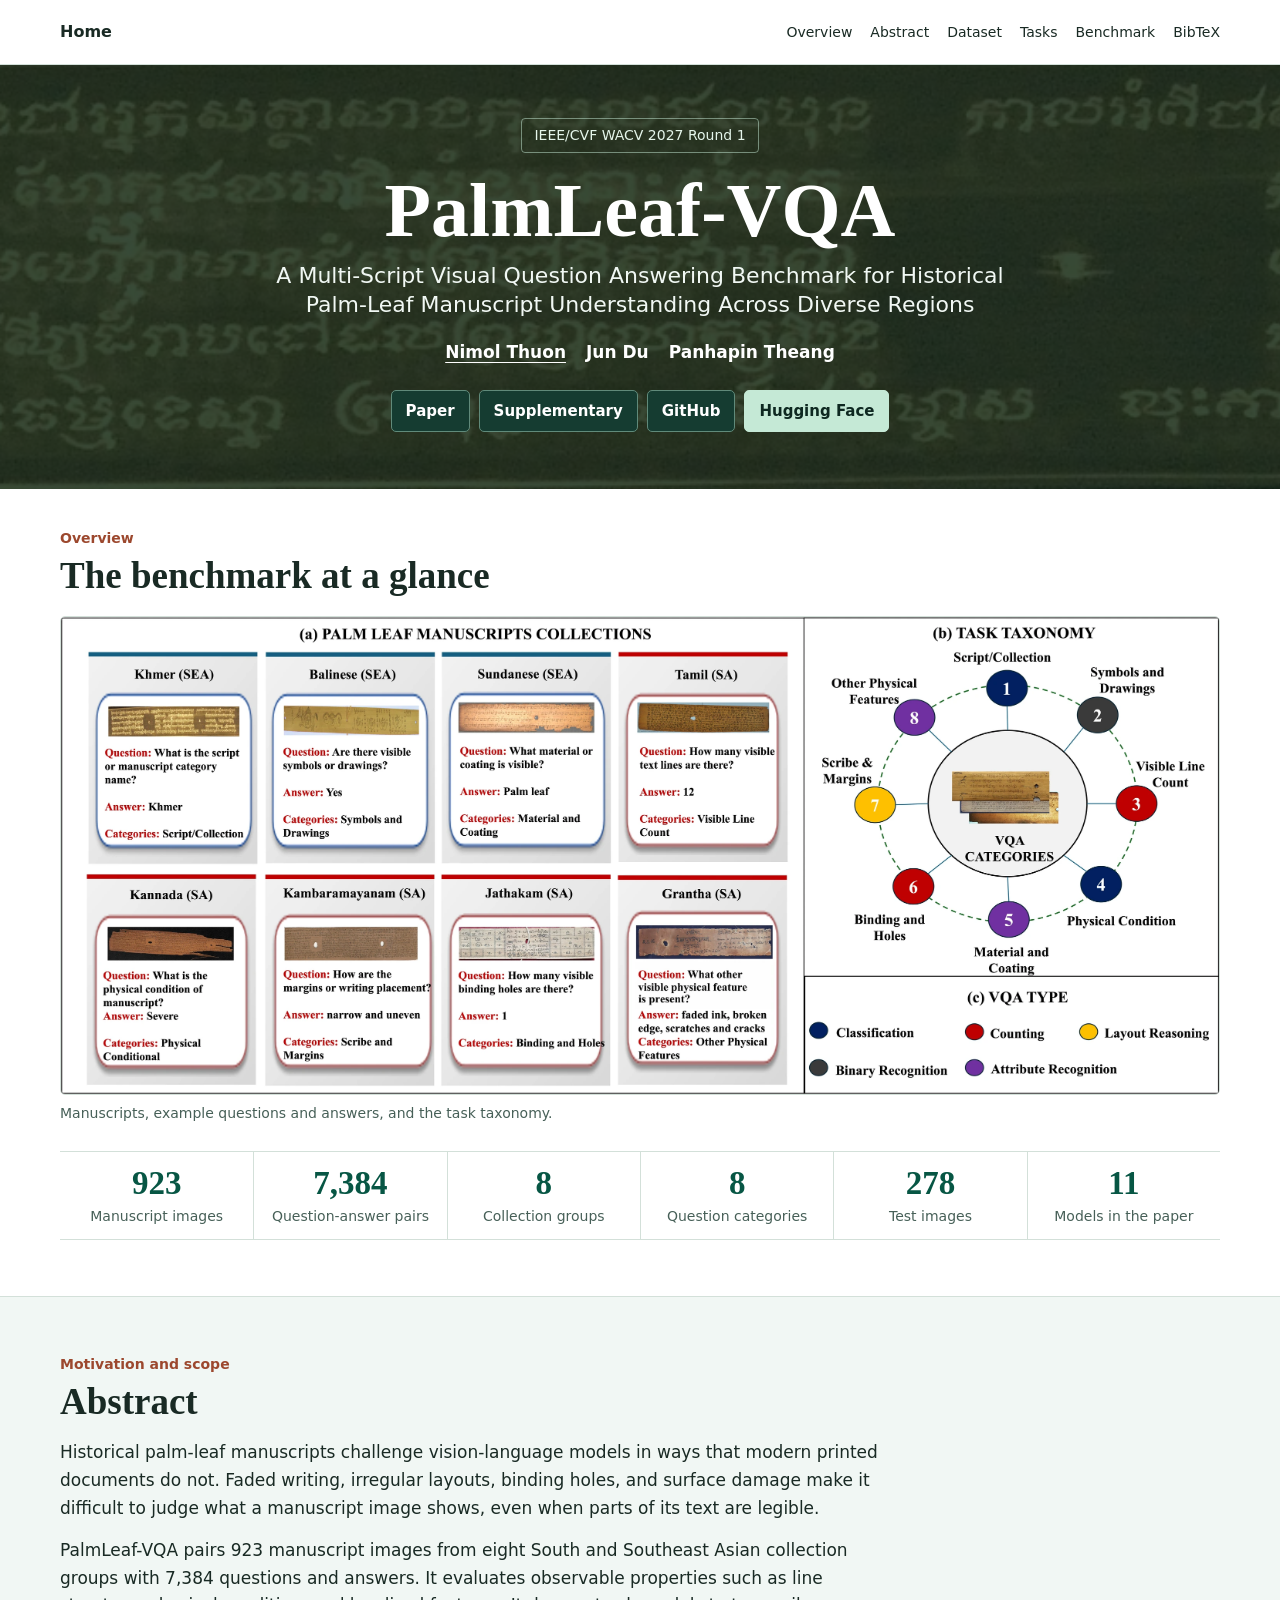
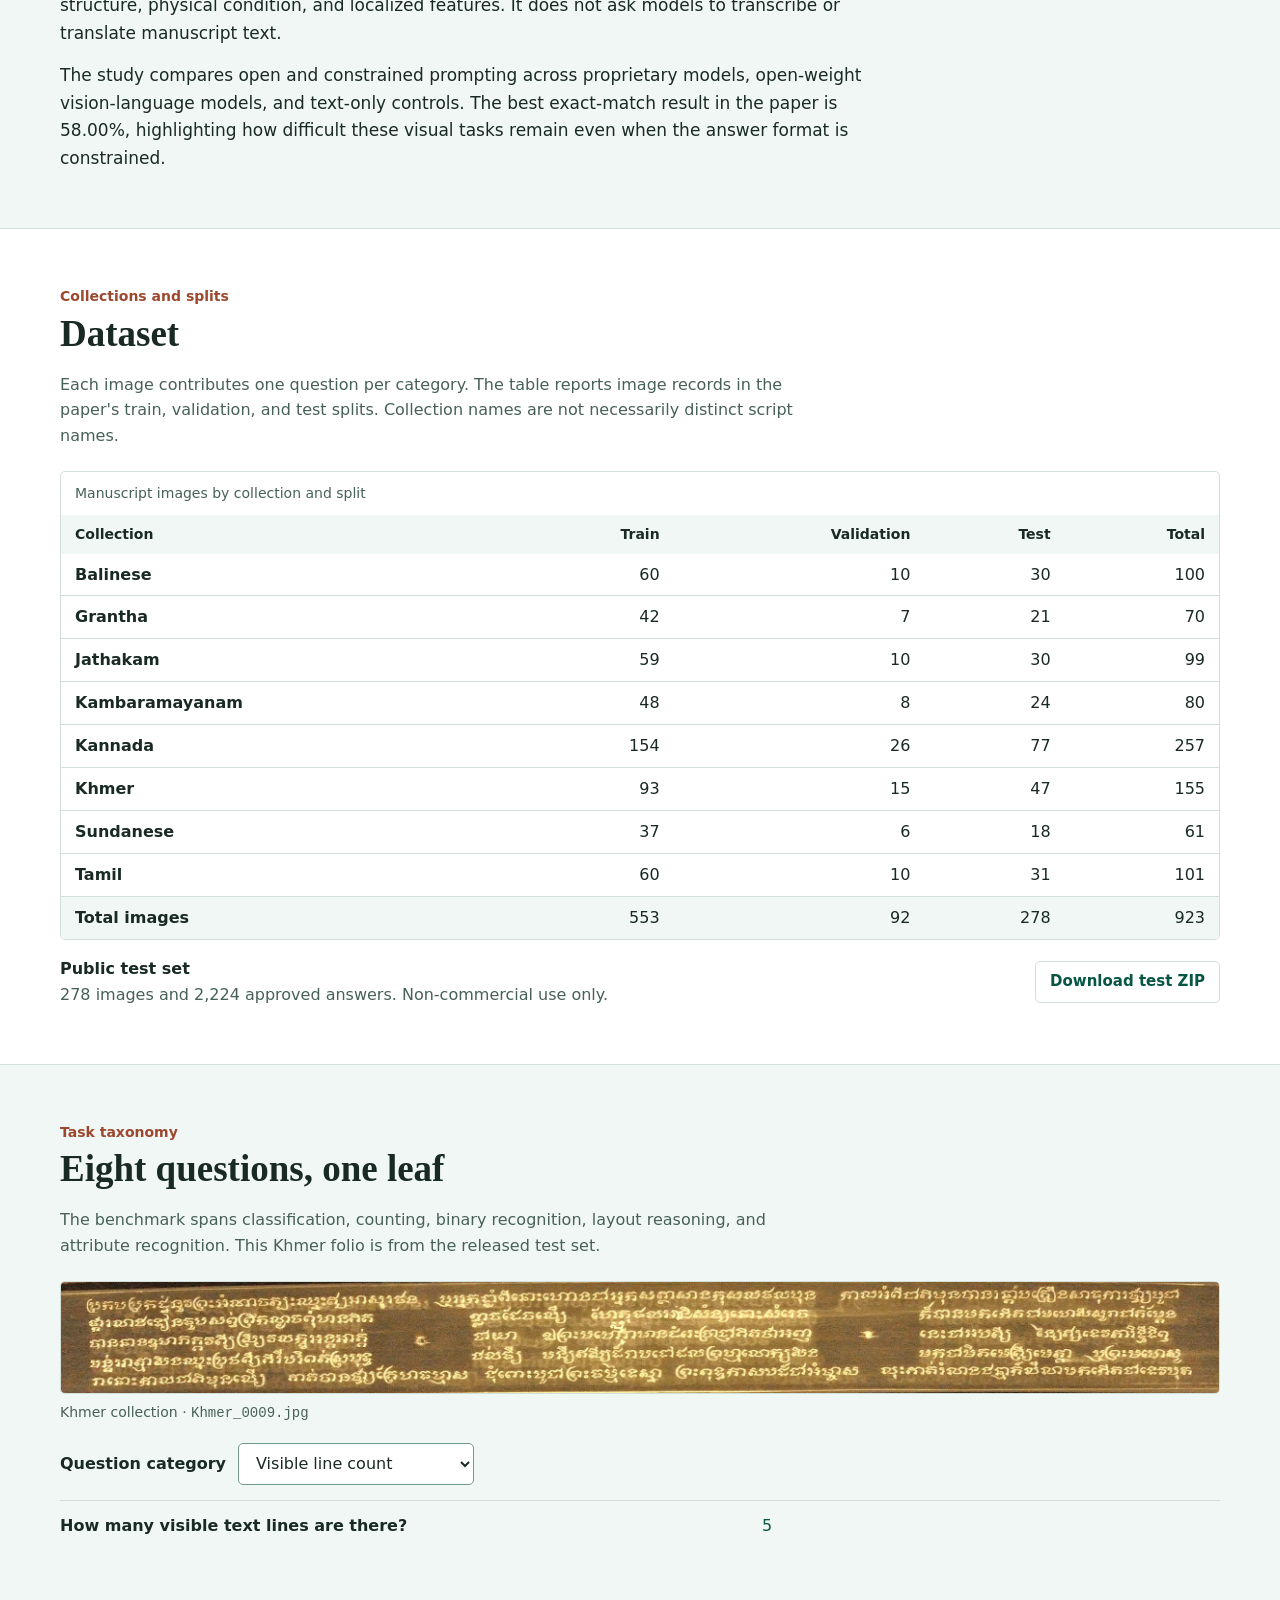
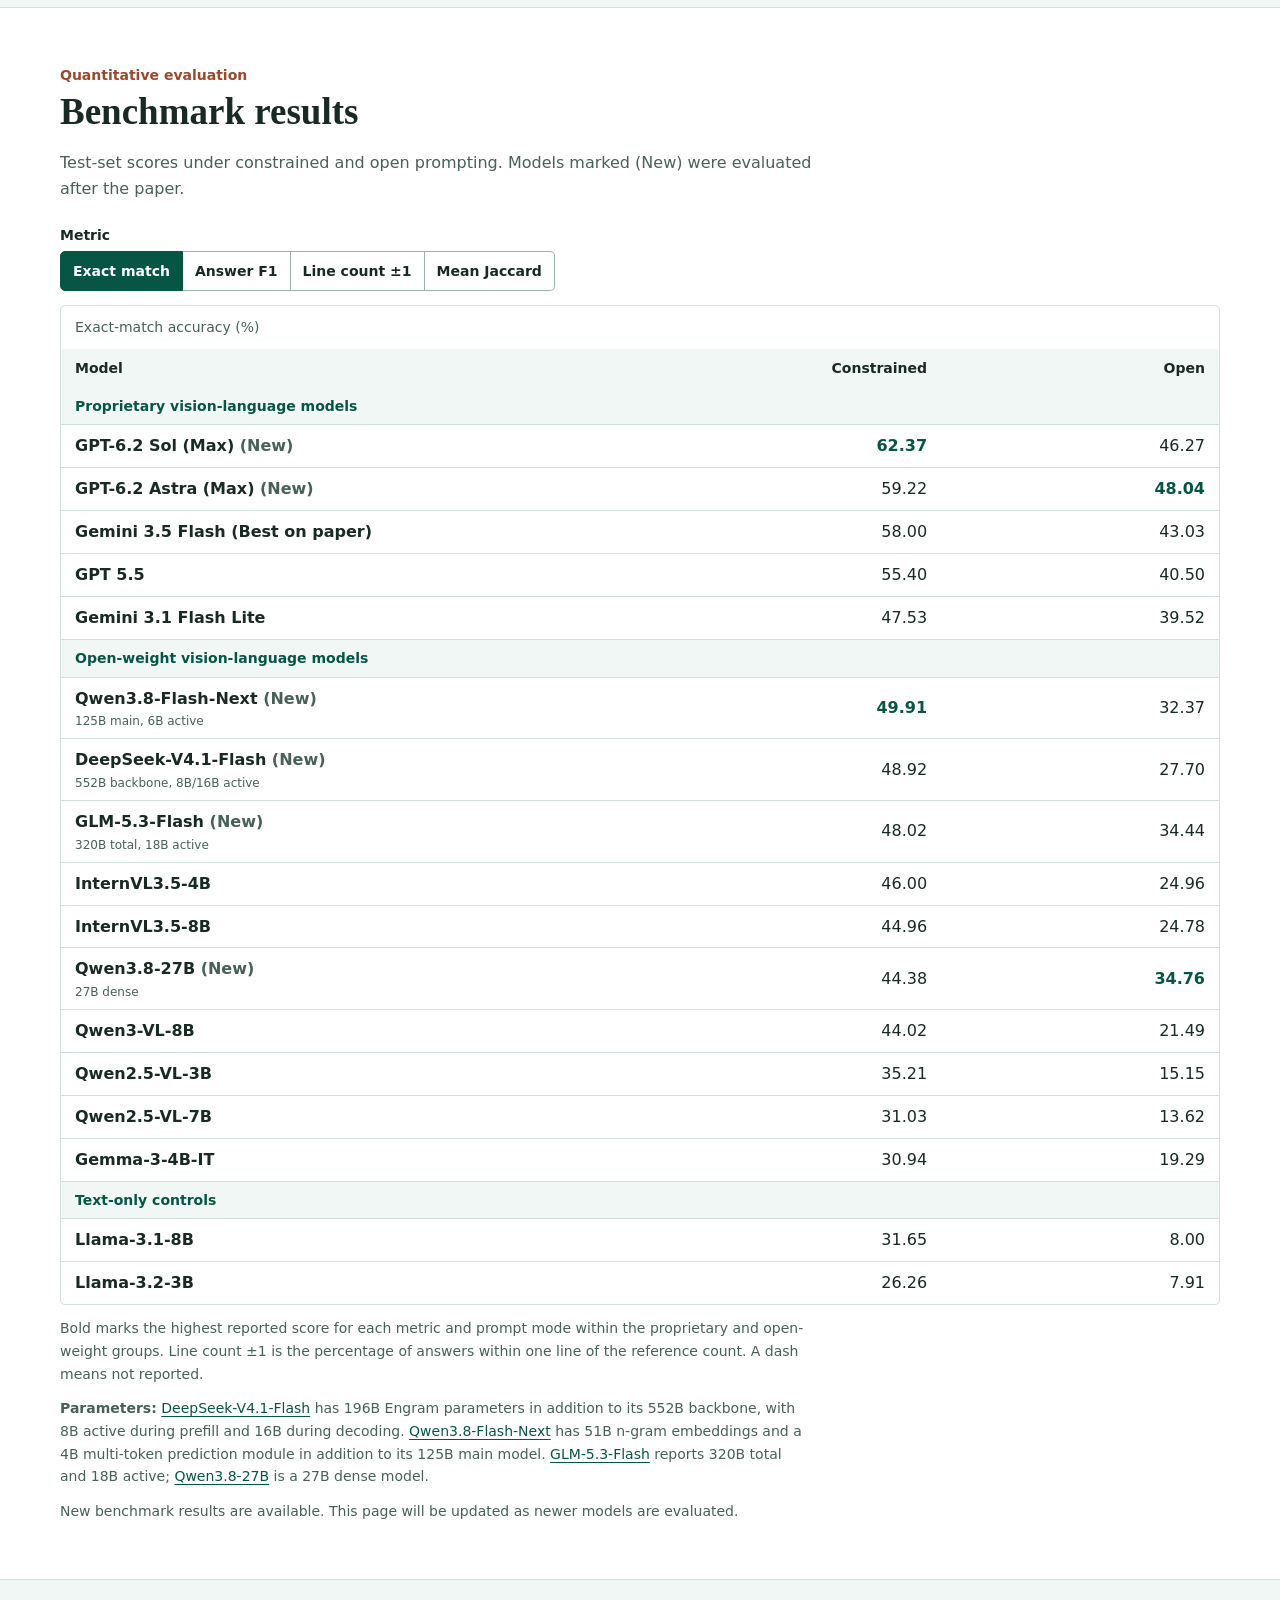
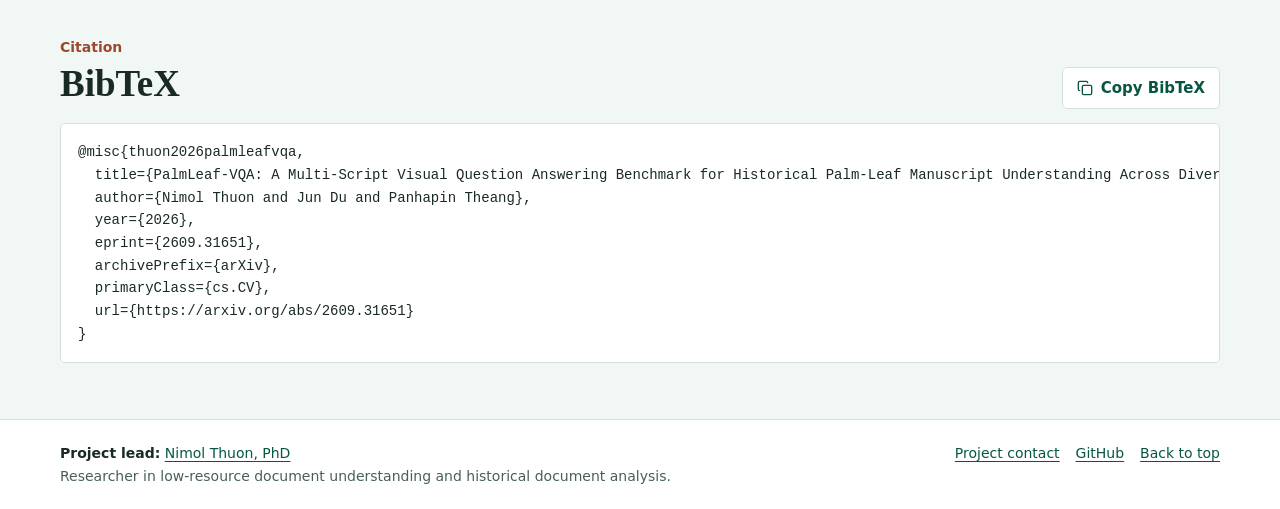
<file: palmleaf-vqa/index.html>
<!doctype html>
<html lang="en">
<head>
  <meta charset="utf-8">
  <meta name="viewport" content="width=device-width, initial-scale=1">
  <title>PalmLeaf-VQA | WACV 2027</title>
  <meta name="description" content="PalmLeaf-VQA is a benchmark for visual question answering on historical palm-leaf manuscripts. Explore the paper, examples, results, and public test set.">
  <link rel="canonical" href="https://back-kh.github.io/palmleaf-vqa/">
  <meta property="og:title" content="PalmLeaf-VQA | WACV 2027">
  <meta property="og:description" content="A multi-script visual question answering benchmark for historical palm-leaf manuscripts.">
  <meta property="og:image" content="https://back-kh.github.io/palmleaf-vqa/overview.webp">
  <meta property="og:url" content="https://back-kh.github.io/palmleaf-vqa/">
  <link rel="icon" href="../favicon.svg" type="image/svg+xml">
  <link rel="stylesheet" href="style.css?v=20261124-2">
  <script src="page.js?v=20261124-2" defer></script>
</head>
<body>
  <a href="#main" class="skip">Skip to content</a>
  <header class="site-header">
    <div class="wrap topbar">
      <a class="brand" href="./">Home</a>
      <nav aria-label="On this page">
        <a href="#overview">Overview</a>
        <a href="#abstract">Abstract</a>
        <a href="#dataset">Dataset</a>
        <a href="#tasks">Tasks</a>
        <a href="#benchmark">Benchmark</a>
        <a href="#bibtex">BibTeX</a>
      </nav>
    </div>
  </header>

  <main id="main">
    <section class="hero" id="overview" aria-labelledby="title">
      <img class="hero-photo" src="khmer-0009.webp" width="2400" height="231" alt="" fetchpriority="high">
      <div class="wrap hero-content">
        <p class="venue">IEEE/CVF WACV 2027 Round 1</p>
        <h1 id="title">PalmLeaf-VQA</h1>
        <p class="subtitle">A Multi-Script Visual Question Answering Benchmark for Historical Palm-Leaf Manuscript Understanding Across Diverse Regions</p>
        <p class="authors"><a href="https://github.com/back-kh">Nimol Thuon</a><span>Jun Du</span><span>Panhapin Theang</span></p>
        <div class="hero-links">
          <a href="https://arxiv.org/pdf/2609.31651">Paper</a>
          <a href="https://arxiv.org/html/2609.31651v1#A">Supplementary</a>
          <a href="https://github.com/back-kh/PalmLeaf-VQA">GitHub</a>
          <a class="primary" href="https://huggingface.co/datasets/Backkh/PalmLeaf-VQA">Hugging Face</a>
        </div>
      </div>
    </section>

    <section class="band overview" aria-labelledby="overview-title">
      <div class="wrap">
        <p class="eyebrow">Overview</p>
        <h2 id="overview-title">The benchmark at a glance</h2>
        <figure class="overview-figure">
          <a href="https://raw.githubusercontent.com/back-kh/PalmLeaf-VQA/main/assets/fig1-overview-corrected.png" aria-label="View the full-resolution benchmark overview">
            <img src="overview.webp" width="3000" height="1237" alt="Palm-leaf manuscript examples from eight collections, sample questions and answers, and the PalmLeaf-VQA task taxonomy." decoding="async">
          </a>
          <figcaption>Manuscripts, example questions and answers, and the task taxonomy.</figcaption>
        </figure>
        <dl class="stats">
          <div><dt>Manuscript images</dt><dd>923</dd></div>
          <div><dt>Question-answer pairs</dt><dd>7,384</dd></div>
          <div><dt>Collection groups</dt><dd>8</dd></div>
          <div><dt>Question categories</dt><dd>8</dd></div>
          <div><dt>Test images</dt><dd>278</dd></div>
          <div><dt>Models in the paper</dt><dd>11</dd></div>
        </dl>
      </div>
    </section>

    <section class="band soft" id="abstract" aria-labelledby="abstract-title">
      <div class="wrap">
        <p class="eyebrow">Motivation and scope</p>
        <h2 id="abstract-title">Abstract</h2>
        <div class="prose">
          <p>Historical palm-leaf manuscripts challenge vision-language models in ways that modern printed documents do not. Faded writing, irregular layouts, binding holes, and surface damage make it difficult to judge what a manuscript image shows, even when parts of its text are legible.</p>
          <p>PalmLeaf-VQA pairs 923 manuscript images from eight South and Southeast Asian collection groups with 7,384 questions and answers. It evaluates observable properties such as line structure, physical condition, and localized features. It does not ask models to transcribe or translate manuscript text.</p>
          <p>The study compares open and constrained prompting across proprietary models, open-weight vision-language models, and text-only controls. The best exact-match result in the paper is 58.00%, highlighting how difficult these visual tasks remain even when the answer format is constrained.</p>
        </div>
      </div>
    </section>

    <section class="band" id="dataset" aria-labelledby="dataset-title">
      <div class="wrap">
        <p class="eyebrow">Collections and splits</p>
        <h2 id="dataset-title">Dataset</h2>
        <p class="section-intro">Each image contributes one question per category. The table reports image records in the paper's train, validation, and test splits. Collection names are not necessarily distinct script names.</p>
        <div class="table-scroll" tabindex="0" role="region" aria-label="Collection and split counts">
          <table class="counts">
            <caption>Manuscript images by collection and split</caption>
            <thead><tr><th scope="col">Collection</th><th scope="col">Train</th><th scope="col">Validation</th><th scope="col">Test</th><th scope="col">Total</th></tr></thead>
            <tbody>
              <tr><th scope="row">Balinese</th><td>60</td><td>10</td><td>30</td><td>100</td></tr>
              <tr><th scope="row">Grantha</th><td>42</td><td>7</td><td>21</td><td>70</td></tr>
              <tr><th scope="row">Jathakam</th><td>59</td><td>10</td><td>30</td><td>99</td></tr>
              <tr><th scope="row">Kambaramayanam</th><td>48</td><td>8</td><td>24</td><td>80</td></tr>
              <tr><th scope="row">Kannada</th><td>154</td><td>26</td><td>77</td><td>257</td></tr>
              <tr><th scope="row">Khmer</th><td>93</td><td>15</td><td>47</td><td>155</td></tr>
              <tr><th scope="row">Sundanese</th><td>37</td><td>6</td><td>18</td><td>61</td></tr>
              <tr><th scope="row">Tamil</th><td>60</td><td>10</td><td>31</td><td>101</td></tr>
            </tbody>
            <tfoot><tr><th scope="row">Total images</th><td>553</td><td>92</td><td>278</td><td>923</td></tr></tfoot>
          </table>
        </div>
        <div class="dataset-download">
          <div><strong>Public test set</strong><p>278 images and 2,224 approved answers. Non-commercial use only.</p></div>
          <a class="button" href="https://huggingface.co/datasets/Backkh/PalmLeaf-VQA/resolve/main/PalmLeaf-VQA-Test-Images-QA.zip">Download test ZIP</a>
        </div>
      </div>
    </section>

    <section class="band soft" id="tasks" aria-labelledby="tasks-title">
      <div class="wrap">
        <p class="eyebrow">Task taxonomy</p>
        <h2 id="tasks-title">Eight questions, one leaf</h2>
        <p class="section-intro">The benchmark spans classification, counting, binary recognition, layout reasoning, and attribute recognition. This Khmer folio is from the released test set.</p>
        <figure class="sample-figure">
          <a href="khmer-0009.webp" aria-label="Open a larger view of the Khmer manuscript">
            <img src="khmer-0009.webp" alt="Light-colored Khmer writing on a dark palm leaf with five lines of text and two binding holes." width="2400" height="231" loading="lazy" decoding="async">
          </a>
          <figcaption>Khmer collection <span aria-hidden="true">&middot;</span> <code>Khmer_0009.jpg</code></figcaption>
        </figure>
        <div class="example-picker" hidden>
          <label for="category">Question category</label>
          <select id="category" aria-controls="example-qa">
            <option value="lines">Visible line count</option>
            <option value="script">Script or collection</option>
            <option value="condition">Physical condition</option>
            <option value="symbols">Symbols and drawings</option>
            <option value="material">Material and coating</option>
            <option value="binding">Binding holes</option>
            <option value="margins">Scribe and margins</option>
            <option value="features">Other physical features</option>
          </select>
        </div>
        <dl class="examples" id="example-qa" aria-live="polite">
          <div data-example="lines"><dt>How many visible text lines are there?</dt><dd>5</dd></div>
          <div data-example="script"><dt>What is the script or manuscript category name?</dt><dd>Khmer</dd></div>
          <div data-example="condition"><dt>What is the physical condition of the palm-leaf manuscript?</dt><dd>Medium</dd></div>
          <div data-example="symbols"><dt>Are there visible symbols or drawings?</dt><dd>No</dd></div>
          <div data-example="material"><dt>What material or coating is visible?</dt><dd>Dark coated palm leaf</dd></div>
          <div data-example="binding"><dt>How many visible binding holes are there?</dt><dd>2</dd></div>
          <div data-example="margins"><dt>How are the margins or writing placement?</dt><dd>Narrow</dd></div>
          <div data-example="features"><dt>What other visible physical feature is present?</dt><dd>Faded ink, stains, dark background, scratches</dd></div>
        </dl>
      </div>
    </section>

    <section class="band" id="benchmark" aria-labelledby="benchmark-title">
      <div class="wrap">
        <p class="eyebrow">Quantitative evaluation</p>
        <h2 id="benchmark-title">Benchmark results</h2>
        <p class="section-intro" id="new-evaluations">Test-set scores under constrained and open prompting. Models marked (New) were evaluated after the paper.</p>
        <fieldset class="metrics" hidden>
          <legend>Metric</legend>
          <label><input name="metric" value="0" type="radio" checked><span>Exact match</span></label>
          <label><input name="metric" value="1" type="radio"><span>Answer F1</span></label>
          <label><input name="metric" value="2" type="radio"><span>Line count &plusmn;1</span></label>
          <label><input name="metric" value="3" type="radio"><span>Mean Jaccard</span></label>
        </fieldset>
        <div class="table-scroll" tabindex="0" role="region" aria-label="Model benchmark results">
          <table class="results">
            <caption id="metric-caption">Exact-match accuracy (%)</caption>
            <thead><tr><th scope="col">Model</th><th scope="col">Constrained</th><th scope="col">Open</th></tr></thead>
            <tbody data-rank="proprietary">
              <tr class="group"><th colspan="3" scope="rowgroup">Proprietary vision-language models</th></tr>
              <tr><th scope="row">GPT-6.2 Sol (Max) <span class="new-label">(New)</span></th><td class="top-score" data-scores="62.37 73.87 98.20 71.53">62.37</td><td data-scores="46.27 48.07 97.48 47.36">46.27</td></tr>
              <tr><th scope="row">GPT-6.2 Astra (Max) <span class="new-label">(New)</span></th><td data-scores="59.22 69.72 98.20 67.54">59.22</td><td class="top-score" data-scores="48.04 49.75 97.84 49.07">48.04</td></tr>
              <tr><th scope="row">Gemini 3.5 Flash (Best on paper)</th><td data-scores="58.00 67.25 93.88">58.00</td><td data-scores="43.03 43.31 95.13">43.03</td></tr>
              <tr><th scope="row">GPT 5.5</th><td data-scores="55.40 66.17 93.53">55.40</td><td data-scores="40.50 39.16 94.68">40.50</td></tr>
              <tr><th scope="row">Gemini 3.1 Flash Lite</th><td data-scores="47.53 58.80 74.28">47.53</td><td data-scores="39.52 39.58 75.72">39.52</td></tr>
            </tbody>
            <tbody data-rank="open-weight">
              <tr class="group"><th colspan="3" scope="rowgroup">Open-weight vision-language models</th></tr>
              <tr><th scope="row">Qwen3.8-Flash-Next <span class="new-label">(New)</span><small class="model-params">125B main, 6B active</small></th><td class="top-score" data-scores="49.91 56.72 - 54.63">49.91</td><td data-scores="32.37 32.58 - 32.50">32.37</td></tr>
              <tr><th scope="row">DeepSeek-V4.1-Flash <span class="new-label">(New)</span><small class="model-params">552B backbone, 8B/16B active</small></th><td data-scores="48.92 53.25 - 51.67">48.92</td><td data-scores="27.70 28.18 - 28.06">27.70</td></tr>
              <tr><th scope="row">GLM-5.3-Flash <span class="new-label">(New)</span><small class="model-params">320B total, 18B active</small></th><td data-scores="48.02 54.55 - 52.52">48.02</td><td data-scores="34.44 34.55 - 34.51">34.44</td></tr>
              <tr><th scope="row">InternVL3.5-4B</th><td data-scores="46.00 54.93 59.71">46.00</td><td data-scores="24.96 25.12 65.65">24.96</td></tr>
              <tr><th scope="row">InternVL3.5-8B</th><td data-scores="44.96 54.48 62.05">44.96</td><td data-scores="24.78 25.02 61.51">24.78</td></tr>
              <tr><th scope="row">Qwen3.8-27B <span class="new-label">(New)</span><small class="model-params">27B dense</small></th><td data-scores="44.38 49.51 - 47.72">44.38</td><td class="top-score" data-scores="34.76 34.77 - 34.77">34.76</td></tr>
              <tr><th scope="row">Qwen3-VL-8B</th><td data-scores="44.02 54.73 71.22">44.02</td><td data-scores="21.49 21.80 68.60">21.49</td></tr>
              <tr><th scope="row">Qwen2.5-VL-3B</th><td data-scores="35.21 41.71 56.29">35.21</td><td data-scores="15.15 15.61 54.33">15.15</td></tr>
              <tr><th scope="row">Qwen2.5-VL-7B</th><td data-scores="31.03 37.41 61.87">31.03</td><td data-scores="13.62 13.95 71.92">13.62</td></tr>
              <tr><th scope="row">Gemma-3-4B-IT</th><td data-scores="30.94 40.13 14.75">30.94</td><td data-scores="19.29 21.58 29.50">19.29</td></tr>
            </tbody>
            <tbody>
              <tr class="group"><th colspan="3" scope="rowgroup">Text-only controls</th></tr>
              <tr><th scope="row">Llama-3.1-8B</th><td data-scores="31.65 34.05 34.35">31.65</td><td data-scores="8.00 8.00 3.96">8.00</td></tr>
              <tr><th scope="row">Llama-3.2-3B</th><td data-scores="26.26 26.26 23.92">26.26</td><td data-scores="7.91 7.91 0.00">7.91</td></tr>
            </tbody>
          </table>
        </div>
        <p class="table-note">Bold marks the highest reported score for each metric and prompt mode within the proprietary and open-weight groups. Line count &plusmn;1 is the percentage of answers within one line of the reference count. A dash means not reported.</p>
        <p class="table-note"><strong>Parameters:</strong> <a href="https://arxiv.org/html/2609.19969v1">DeepSeek-V4.1-Flash</a> has 196B Engram parameters in addition to its 552B backbone, with 8B active during prefill and 16B during decoding. <a href="https://huggingface.co/Qwen/Qwen3.8-Flash-Next">Qwen3.8-Flash-Next</a> has 51B n-gram embeddings and a 4B multi-token prediction module in addition to its 125B main model. <a href="https://huggingface.co/zai-org/GLM-5.3-Flash">GLM-5.3-Flash</a> reports 320B total and 18B active; <a href="https://huggingface.co/Qwen/Qwen3.8-27B">Qwen3.8-27B</a> is a 27B dense model.</p>
        <p class="table-note">New benchmark results are available. This page will be updated as newer models are evaluated.</p>
      </div>
    </section>

    <section class="band soft" id="bibtex" aria-labelledby="bibtex-title">
      <div class="wrap">
        <p class="eyebrow">Citation</p>
        <div class="citation-heading">
          <h2 id="bibtex-title">BibTeX</h2>
          <button class="button" type="button" id="copy-bibtex" hidden><svg aria-hidden="true" viewBox="0 0 24 24" fill="none" stroke="currentColor" stroke-width="2" stroke-linecap="round" stroke-linejoin="round"><rect width="14" height="14" x="8" y="8" rx="2" ry="2"/><path d="M4 16c-1.1 0-2-.9-2-2V4c0-1.1.9-2 2-2h10c1.1 0 2 .9 2 2"/></svg>Copy BibTeX</button>
        </div>
        <pre tabindex="0"><code id="citation">@misc{thuon2026palmleafvqa,
  title={PalmLeaf-VQA: A Multi-Script Visual Question Answering Benchmark for Historical Palm-Leaf Manuscript Understanding Across Diverse Regions},
  author={Nimol Thuon and Jun Du and Panhapin Theang},
  year={2026},
  eprint={2609.31651},
  archivePrefix={arXiv},
  primaryClass={cs.CV},
  url={https://arxiv.org/abs/2609.31651}
}</code></pre>
        <p id="copy-status" role="status"></p>
      </div>
    </section>
  </main>
  <footer>
    <div class="wrap footer-inner">
      <div class="footer-credit">
        <p><strong>Project lead:</strong> <a href="../">Nimol Thuon, PhD</a></p>
        <p class="footer-role">Researcher in low-resource document understanding and historical document analysis.</p>
      </div>
      <nav class="footer-links" aria-label="Project links">
        <a href="mailto:nimol.thuon@gmail.com">Project contact</a>
        <a href="https://github.com/back-kh/PalmLeaf-VQA">GitHub</a>
        <a href="#overview">Back to top</a>
      </nav>
    </div>
  </footer>
</body>
</html>
</file>
<file: palmleaf-vqa/style.css>
:root {
  color-scheme: light;
  --ink: #192a24;
  --muted: #476058;
  --deep: #0e2821;
  --green: #075644;
  --mint: #c5e9d6;
  --accent: #9c482e;
  --soft: #f1f7f4;
  --line: #d3e0d9;
  --sans: system-ui, -apple-system, BlinkMacSystemFont, "Segoe UI", sans-serif;
  --serif: Georgia, "Times New Roman", serif;
}

* { box-sizing: border-box; }
html { scroll-behavior: smooth; scroll-padding-top: 80px; }
body { margin: 0; color: var(--ink); background: #fff; font: 16px/1.62 var(--sans); }
img { display: block; max-width: 100%; height: auto; }
a { color: var(--green); text-underline-offset: 0.22em; }
a:hover { text-decoration-thickness: 2px; }
button, select { font: inherit; }
button { cursor: pointer; }
:focus-visible { outline: 3px solid #3479ac; outline-offset: 4px; }
[hidden] { display: none !important; }
h1, h2, p, figure, dl, dd { margin: 0; }

.wrap { width: min(100% - 48px, 1160px); margin-inline: auto; }
.skip { position: absolute; top: 8px; left: 8px; z-index: 6; background: #fff; padding: 10px; transform: translateY(-170%); }
.skip:focus { transform: none; }
.site-header { position: sticky; top: 0; z-index: 4; background: #fff; box-shadow: 0 1px 0 var(--line); }
.topbar { min-height: 64px; display: flex; gap: 20px; align-items: center; justify-content: space-between; }
.topbar a { color: var(--ink); text-decoration: none; }
.topbar a:hover { color: var(--green); text-decoration: underline; }
.brand { font-weight: 750; white-space: nowrap; }
.topbar nav { display: flex; flex-wrap: wrap; justify-content: center; gap: 6px 18px; }
.topbar nav a { font-size: 14px; }

.hero { position: relative; isolation: isolate; overflow: hidden; display: grid; align-items: center; color: #fff; background: var(--deep); }
.hero-photo { position: absolute; z-index: -2; width: 100%; height: 100%; inset: 0; object-fit: cover; object-position: 64% 50%; }
.hero::after { position: absolute; z-index: -1; inset: 0; content: ""; background: rgb(10 32 25 / 81%); }
.hero-content { padding-block: 54px 57px; text-align: center; }
.venue { display: inline-block; border: 1px solid rgb(197 233 214 / 50%); border-radius: 4px; padding: 5px 12px; font-size: 14px; color: #e5f6eb; }
h1 { color: #fff; font: 700 76px/1.03 var(--serif); margin-block: 18px 12px; overflow-wrap: anywhere; }
.subtitle { max-width: 790px; margin-inline: auto; font-size: 22px; line-height: 1.34; color: #f1f8f4; }
.authors { display: flex; flex-wrap: wrap; justify-content: center; gap: 2px 20px; margin-top: 19px; font-weight: 650; font-size: 17px; }
.authors a { color: inherit; }
.hero-links { display: flex; flex-wrap: wrap; justify-content: center; gap: 9px; margin-top: 24px; }
.hero-links a, .button {
  display: inline-flex;
  align-items: center;
  justify-content: center;
  gap: 8px;
  padding: 8px 14px;
  min-height: 42px;
  border: 1px solid var(--line);
  border-radius: 5px;
  background: #fff;
  color: var(--green);
  font-size: 15px;
  font-weight: 650;
  line-height: 1.25;
  text-decoration: none;
}
.hero-links a { background: #153c31; border-color: #608a7a; color: #fff; }
.hero-links a:hover { background: #225b49; }
.hero-links a.primary { background: var(--mint); border-color: var(--mint); color: var(--deep); }
.hero-links a.primary:hover { background: #e1f4e9; }
.button:hover { background: #e3f1e9; }

.band { padding-block: 56px; border-bottom: 1px solid var(--line); }
.overview { padding-top: 38px; }
.soft { background: var(--soft); }
.eyebrow { margin-bottom: 5px; color: var(--accent); font-size: 14px; font-weight: 750; }
h2 { margin-bottom: 16px; font: 700 37px/1.15 var(--serif); }
.section-intro, .prose { max-width: 76ch; }
.section-intro { color: var(--muted); margin-bottom: 22px; }
.prose { font-size: 17px; }
.prose p + p { margin-top: 15px; }
.overview-figure, .sample-figure { margin-top: 18px; }
.overview-figure a, .sample-figure a { display: block; }
.overview-figure img, .sample-figure img { width: 100%; border: 1px solid var(--line); border-radius: 5px; }
figcaption { margin-top: 7px; font-size: 14px; color: var(--muted); }
.stats { display: grid; grid-template-columns: repeat(6, minmax(0, 1fr)); margin-top: 26px; border-block: 1px solid var(--line); }
.stats > div { display: flex; flex-direction: column-reverse; padding: 14px 12px; text-align: center; }
.stats > div + div { border-left: 1px solid var(--line); }
.stats dd { color: var(--green); font: 700 33px/1.06 var(--serif); white-space: nowrap; }
.stats dt { margin-top: 7px; color: var(--muted); font-size: 14px; line-height: 1.25; }

.table-scroll { overflow-x: auto; border: 1px solid var(--line); border-radius: 5px; }
table { width: 100%; border-collapse: collapse; white-space: nowrap; font-variant-numeric: tabular-nums; }
caption { padding: 10px 14px; text-align: left; font-size: 14px; color: var(--muted); }
th, td { padding: 8px 14px; border-bottom: 1px solid var(--line); text-align: right; }
th:first-child { text-align: left; }
thead, tfoot { background: var(--soft); }
thead th { font-size: 14px; }
tbody th { font-weight: 560; }
table tr:last-child > * { border-bottom: 0; }
table tbody + tbody, table tfoot { border-top: 1px solid var(--line); }
.dataset-download { display: flex; flex-wrap: wrap; justify-content: space-between; align-items: center; gap: 12px; padding: 16px 0 0; }
.dataset-download p { color: var(--muted); }

.example-picker { display: flex; align-items: center; flex-wrap: wrap; gap: 8px 12px; margin: 18px 0 10px; }
.example-picker label { font-weight: 650; }
select { max-width: 100%; min-height: 42px; padding: 6px 13px; border: 1px solid #739b8c; border-radius: 5px; color: var(--ink); background: #fff; }
.examples { display: grid; gap: 9px; padding-top: 5px; }
.examples > div { display: grid; grid-template-columns: minmax(0, 3fr) minmax(0, 2fr); gap: 15px; border-top: 1px solid var(--line); padding: 12px 0; }
.examples dt { font-weight: 650; }
.examples dd { color: var(--green); overflow-wrap: break-word; }
.metrics { display: flex; width: max-content; max-width: 100%; flex-wrap: wrap; gap: 0; padding: 0; margin: 0 0 14px; border: 0; }
.metrics legend { padding: 0; margin-bottom: 5px; font-size: 14px; font-weight: 650; }
.metrics input { position: absolute; width: 1px; height: 1px; margin: 0; opacity: 0; }
.metrics label { position: relative; }
.metrics span { display: grid; place-items: center; min-height: 40px; padding: 5px 12px; border: 1px solid #9ab3a8; font-size: 14px; font-weight: 650; cursor: pointer; }
.metrics label + label span { border-left: 0; }
.metrics label:first-of-type span { border-radius: 5px 0 0 5px; }
.metrics label:last-of-type span { border-radius: 0 5px 5px 0; }
.metrics input:checked + span { color: #fff; background: var(--green); border-color: var(--green); }
.metrics input:focus-visible + span { outline: 3px solid #3479ac; outline-offset: 2px; z-index: 1; position: relative; }
.results .group th { padding-block: 7px; color: var(--green); font-size: 14px; font-weight: 700; background: var(--soft); }
.results td { width: 24%; }
.results tr:not(.group):hover { background: #f7faf8; }
.results .top-score { color: var(--green); font-weight: 750; }
.new-label { color: var(--muted); white-space: nowrap; }
.model-params { display: block; margin-top: 2px; color: var(--muted); font-size: 12px; font-weight: 400; line-height: 1.4; white-space: normal; }
.table-note { margin-top: 12px; max-width: 84ch; color: var(--muted); font-size: 14px; }

.citation-heading { display: flex; align-items: baseline; flex-wrap: wrap; justify-content: space-between; gap: 8px 16px; }
.citation-heading h2 { margin: 0; }
pre { overflow: auto; margin: 14px 0 0; padding: 17px; border: 1px solid var(--line); border-radius: 5px; background: #fff; color: var(--ink); font-size: 14px; }
#copy-status:not(:empty) { margin-top: 5px; font-size: 14px; color: var(--muted); }
.button svg { width: 16px; height: 16px; flex: none; }
.footer-inner { display: flex; flex-wrap: wrap; align-items: baseline; gap: 10px 22px; padding-block: 22px; font-size: 14px; }
.footer-credit { flex: 1 1 340px; }
.footer-role { color: var(--muted); }
.footer-links { display: flex; flex-wrap: wrap; gap: 6px 16px; }

@media (max-width: 860px) {
  html { scroll-padding-top: 106px; }
  .topbar { display: grid; gap: 5px; padding-block: 10px; }
  .topbar nav { justify-content: start; gap: 2px 15px; }
  .hero-content { padding-block: 40px 43px; }
  h1 { font-size: 62px; }
  .subtitle { font-size: 20px; }
  .band { padding-block: 40px; }
  h2 { font-size: 32px; }
  .stats { grid-template-columns: repeat(3, minmax(0, 1fr)); }
  .stats > div:nth-child(4) { border-left: 0; }
  .stats > div:nth-child(n + 4) { border-top: 1px solid var(--line); }
}
@media (max-width: 480px) {
  .wrap { width: calc(100% - 30px); }
  .topbar nav { display: grid; grid-template-columns: repeat(3, minmax(0, 1fr)); gap: 2px 10px; }
  .venue { padding: 5px 7px; font-size: 13px; }
  h1 { font-size: 40px; }
  .hero-content { padding-block: 27px 32px; }
  .subtitle { font-size: 17px; }
  .authors { font-size: 15px; gap: 3px 11px; margin-top: 14px; }
  .hero-links { display: grid; grid-template-columns: repeat(2, minmax(0, 1fr)); width: min(100%, 290px); margin-inline: auto; gap: 7px; margin-top: 16px; }
  .hero-links a { padding-inline: 9px; min-height: 37px; font-size: 14px; }
  h2 { font-size: 29px; }
  .overview { padding-top: 26px; }
  .stats > div { padding: 11px 6px; }
  .stats dd { font-size: 27px; }
  .stats dt { font-size: 13px; }
  th, td { padding: 7px 10px; }
  .counts { min-width: 420px; }
  .results { table-layout: fixed; font-size: 14px; }
  .results th, .results td { padding-inline: 8px; }
  .results th { white-space: normal; overflow-wrap: anywhere; }
  .results thead th { white-space: nowrap; }
  .results thead th:nth-child(2) { width: 104px; }
  .results thead th:nth-child(3) { width: 56px; }
  .results td { width: auto; }
  .metrics { display: grid; grid-template-columns: repeat(2, minmax(0, 1fr)); }
  .metrics span { padding-inline: 8px; text-align: center; }
  .metrics label:first-of-type span { border-radius: 5px 0 0 0; }
  .metrics label:nth-of-type(2) span { border-radius: 0 5px 0 0; }
  .metrics label:nth-of-type(3) span { border-left: 1px solid #9ab3a8; border-radius: 0 0 0 5px; }
  .metrics label:last-of-type span { border-radius: 0 0 5px 0; }
  .metrics label:nth-of-type(n+3) span { border-top: 0; }
  .examples > div { grid-template-columns: 1fr; gap: 4px; }
}
@media (prefers-reduced-motion: reduce) {
  html { scroll-behavior: auto; }
}
@media (max-width: 360px) {
  h1 { font-size: 34px; }
  .hero-content { padding-block: 18px 22px; }
  .venue { font-size: 12px; }
  .subtitle { font-size: 15px; }
  .hero-links { margin-top: 12px; }
  .hero-links a { min-height: 34px; }
  .overview { padding-top: 18px; }
}
</file>
